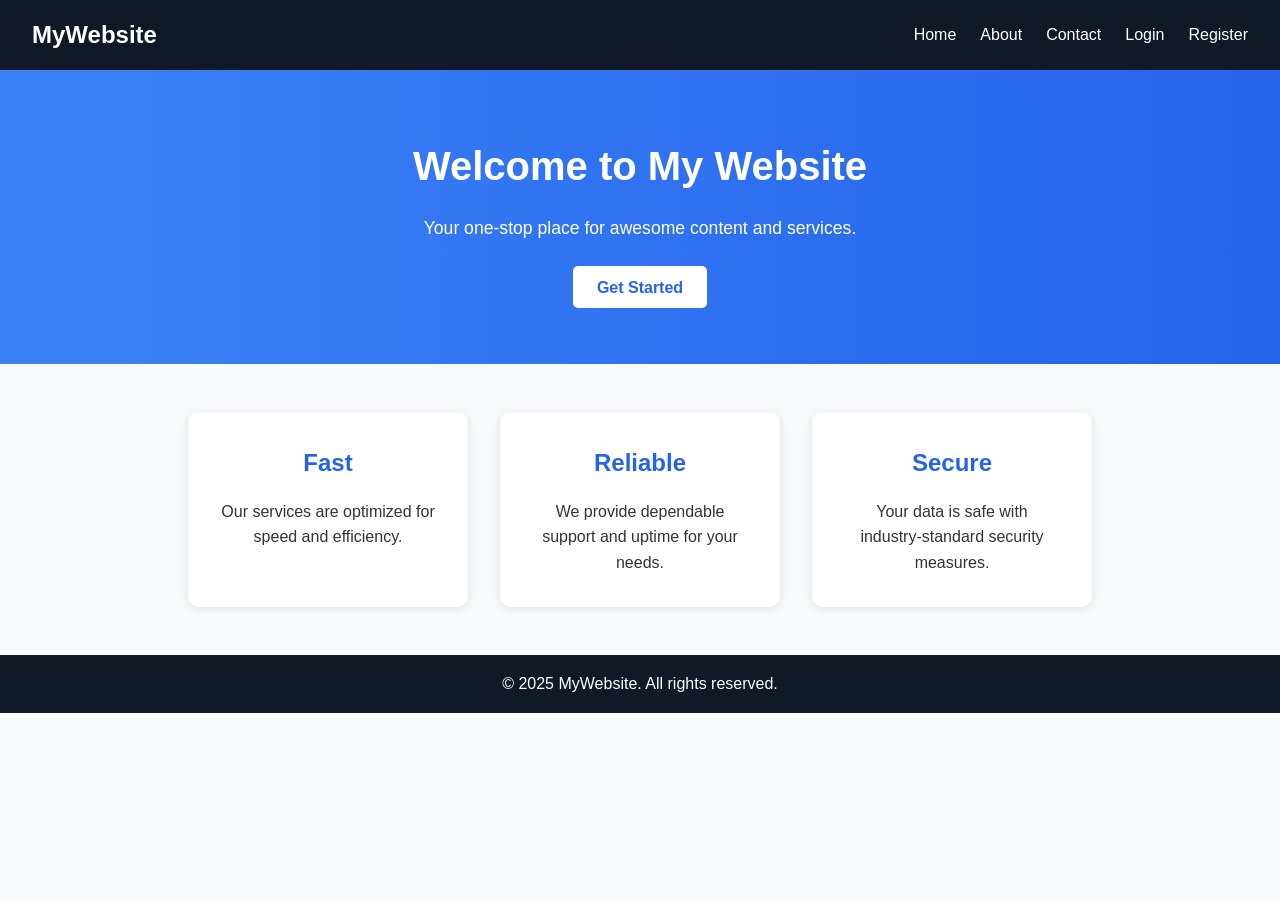
<file: project01/htmlfile/index.html>
<!DOCTYPE html>
<html lang="en">
<head>
  <meta charset="UTF-8" />
  <meta name="viewport" content="width=device-width, initial-scale=1.0" />
  <title>My Home Page</title>
  <link rel="stylesheet" href="../style/index.css" />
</head>
<body>
  <header class="navbar">
    <div class="logo">MyWebsite</div>
    <nav>
      <ul class="nav-links">
        <li><a href="#">Home</a></li>
        <li><a href="#">About</a></li>
        <li><a href="#">Contact</a></li>
        <li><a href="login.html">Login</a></li>
        <li><a href="register.html">Register</a></li>
      </ul>
    </nav>
  </header>

  <section class="hero">
    <div class="hero-text">
      <h1>Welcome to My Website</h1>
      <p>Your one-stop place for awesome content and services.</p>
      <a href="#" class="btn">Get Started</a>
    </div>
  </section>

  <section class="features">
    <div class="feature">
      <h2>Fast</h2>
      <p>Our services are optimized for speed and efficiency.</p>
    </div>
    <div class="feature">
      <h2>Reliable</h2>
      <p>We provide dependable support and uptime for your needs.</p>
    </div>
    <div class="feature">
      <h2>Secure</h2>
      <p>Your data is safe with industry-standard security measures.</p>
    </div>
  </section>

  <footer class="footer">
    <p>&copy; 2025 MyWebsite. All rights reserved.</p>
  </footer>
</body>
</html>
</file>
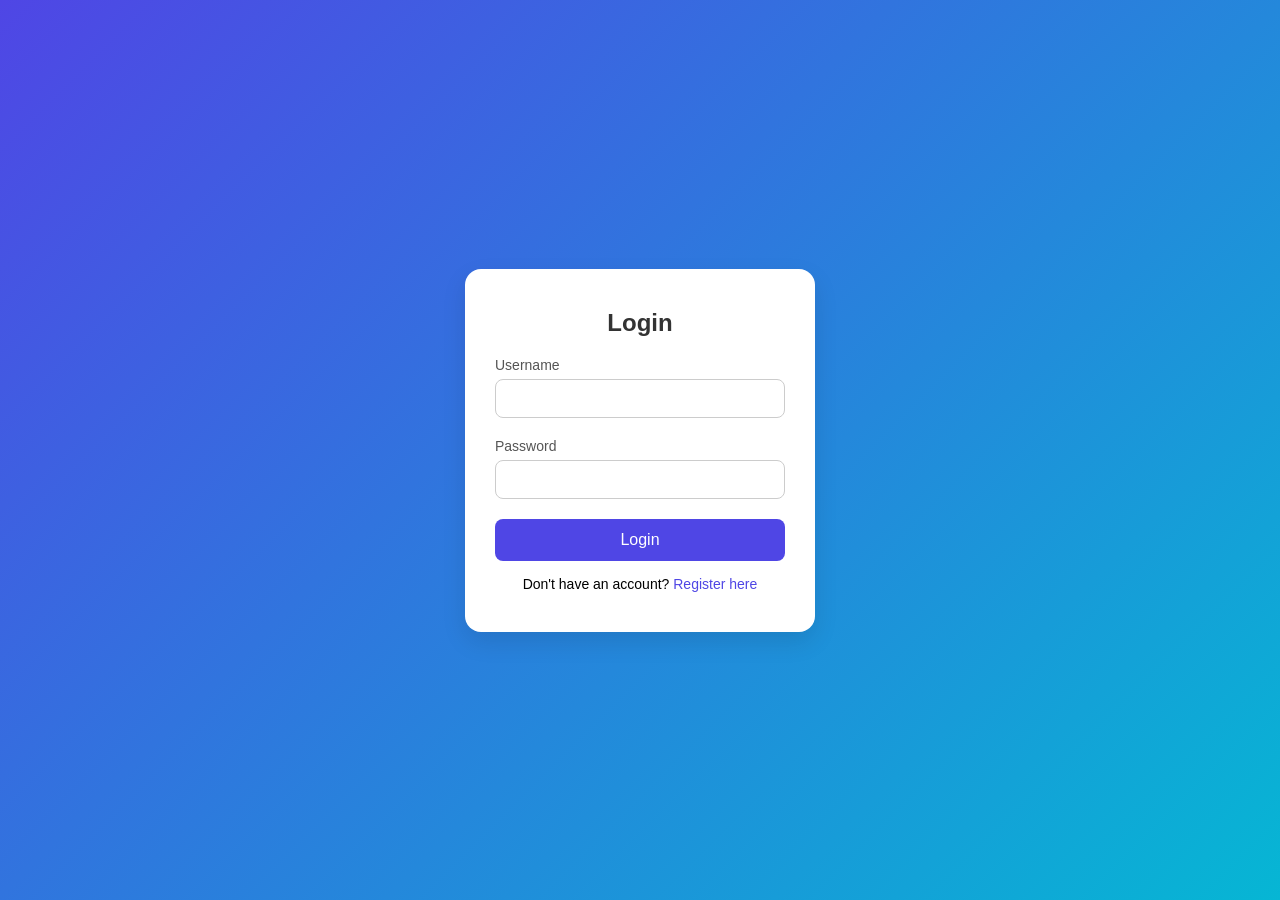
<file: project01/htmlfile/login.html>
<!DOCTYPE html>
<html lang="en">
<head>
  <meta charset="UTF-8" />
  <meta name="viewport" content="width=device-width, initial-scale=1.0" />
  <title>Login Form</title>
  <link rel="stylesheet" href="../style/login.css" />
</head>
<body>
  <div class="login-container">
    <h2>Login</h2>
    <form action="#" method="post">
      <div class="input-group">
        <label for="username">Username</label>
        <input type="text" id="username" name="username" />
      </div>

      <div class="input-group">
        <label for="password">Password</label>
        <input type="password" id="password" name="password" />
      </div>

      <button type="submit" class="btn">Login</button>
    
  
      <p class="register-link">
        Don't have an account? <a href="#">Register here</a>
      </p>
    </form>
  </div>
</body>
</html>
</file>
<file: project01/style/index.css>
/* Reset and basic styles */
* {
  margin: 0;
  padding: 0;
  box-sizing: border-box;
}

body {
  font-family: "Poppins", sans-serif;
  line-height: 1.6;
  background: #f9fafb;
  color: #333;
}

/* Navbar */
.navbar {
  display: flex;
  justify-content: space-between;
  align-items: center;
  background: #111827;
  color: #fff;
  padding: 1rem 2rem;
}

.logo {
  font-size: 1.5rem;
  font-weight: bold;
}

.nav-links {
  list-style: none;
  display: flex;
  gap: 1.5rem;
}

.nav-links a {
  color: #fff;
  text-decoration: none;
  transition: 0.3s;
}

.nav-links a:hover {
  color: #60a5fa;
}

/* Hero section */
.hero {
  background: linear-gradient(to right, #3b82f6, #2563eb);
  color: #fff;
  text-align: center;
  padding: 4rem 2rem;
}

.hero h1 {
  font-size: 2.5rem;
  margin-bottom: 1rem;
}

.hero p {
  font-size: 1.1rem;
  margin-bottom: 2rem;
}

.btn {
  background: #fff;
  color: #2563eb;
  padding: 0.8rem 1.5rem;
  border-radius: 5px;
  text-decoration: none;
  font-weight: bold;
  transition: 0.3s;
}

.btn:hover {
  background: #f3f4f6;
}

/* Features section */
.features {
  display: flex;
  flex-wrap: wrap;
  justify-content: center;
  gap: 2rem;
  padding: 3rem 1rem;
}

.feature {
  background: #fff;
  border-radius: 10px;
  box-shadow: 0 2px 8px rgba(0, 0, 0, 0.1);
  padding: 2rem;
  text-align: center;
  width: 280px;
}

.feature h2 {
  color: #2563eb;
  margin-bottom: 1rem;
}

/* Footer */
.footer {
  background: #111827;
  color: #fff;
  text-align: center;
  padding: 1rem;
}
</file>
<file: project01/style/login.css>
/* Reset default browser styles */
* {
  margin: 0;
  padding: 0;
  box-sizing: border-box;
  font-family: 'Poppins', sans-serif;
}

body {
  height: 100vh;
  display: flex;
  justify-content: center;
  align-items: center;
  background: linear-gradient(135deg, #4f46e5, #06b6d4);
}

.login-container {
  background: #fff;
  padding: 40px 30px;
  border-radius: 16px;
  box-shadow: 0 10px 25px rgba(0, 0, 0, 0.1);
  width: 350px;
  text-align: center;
}

.login-container h2 {
  margin-bottom: 20px;
  color: #333;
}

.input-group {
  text-align: left;
  margin-bottom: 20px;
}

.input-group label {
  display: block;
  font-size: 14px;
  color: #555;
  margin-bottom: 6px;
}

.input-group input {
  width: 100%;
  padding: 10px 12px;
  border: 1px solid #ccc;
  border-radius: 8px;
  font-size: 15px;
  transition: 0.3s;
}

.input-group input:focus {
  border-color: #4f46e5;
  outline: none;
  box-shadow: 0 0 5px rgba(79, 70, 229, 0.3);
}

.btn {
  width: 100%;
  padding: 12px;
  border: none;
  border-radius: 8px;
  background-color: #4f46e5;
  color: white;
  font-size: 16px;
  cursor: pointer;
  transition: background 0.3s;
}

.btn:hover {
  background-color: #4338ca;
}

.register-link {
  margin-top: 15px;
  font-size: 14px;
}

.register-link a {
  color: #4f46e5;
  text-decoration: none;
}

.register-link a:hover {
  text-decoration: underline;
}
</file>
